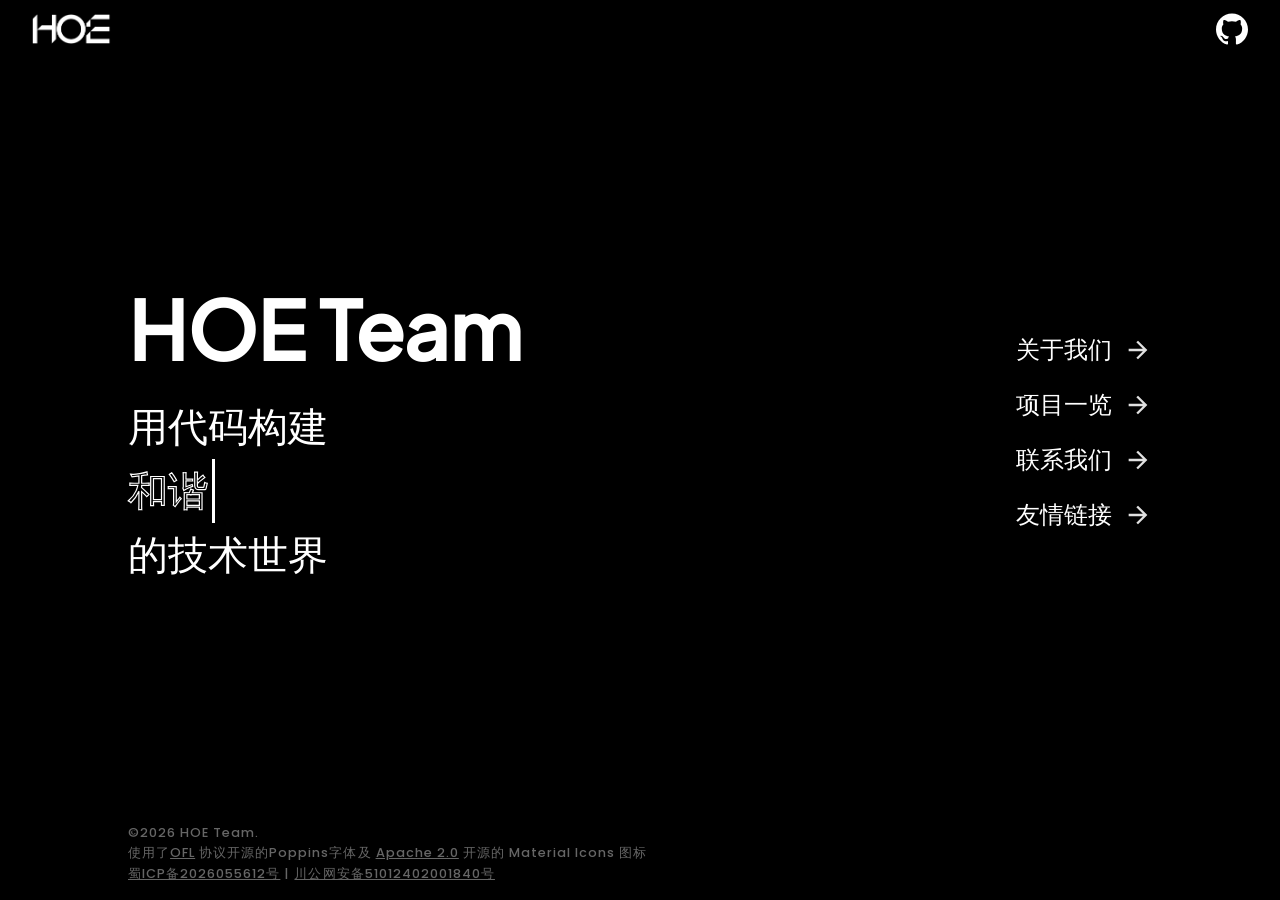
<file: index.html>
<!DOCTYPE html>
<html lang="zh-CN">
<head>
    <meta charset="UTF-8">
    <meta name="viewport" content="width=device-width, initial-scale=1.0">
    <link rel="icon" href="./images/HOE_Team_Logo_2_small.png" type="image/png">
    <title>HOE Team</title>
    <link rel="stylesheet" href="styles.css">
</head>
<body class="index-page">

    <header class="top-app-bar">
        <a href="https://HOE-Team.github.io" class="logo">
            <img src="svg/hoe-team.svg" alt="HOE Team Logo">
        </a>
        <a href="https://github.com/HOE-Team" class="github-icon">
            <img src="svg/github.svg" alt="GitHub" class="white-icon">
        </a>
    </header>

    <main class="content-container">
        <div class="text-column">
            <h1 class="title">HOE Team</h1>
            <div class="description-group">
                <p class="filled-text">用代码构建</p>
                <p class="typewriter-container">
                    <span id="typewriter" class="outline-text"></span>
                </p>
                <p class="filled-text">的技术世界</p>
            </div>
        </div>

        <div class="button-group">
            <div class="action-button">
                <a href="about.html" class="learn-more">
                    关于我们
                    <img src="svg/arrow_forward.svg" class="white-icon arrow" alt="Arrow">
                </a>
            </div>
            
            <div class="action-button">
                <a href="projects.html" class="learn-more">
                    项目一览
                    <img src="svg/arrow_forward.svg" class="white-icon arrow" alt="Arrow">
                </a>
            </div>

            <div class="action-button">
                <a href="contact_us.html" class="learn-more">
                    联系我们
                    <img src="svg/arrow_forward.svg" class="white-icon arrow" alt="Arrow">
                </a>
            </div>

            <div class="action-button">
                <a href="partners.html" class="learn-more">
                    友情链接
                    <img src="svg/arrow_forward.svg" class="white-icon arrow" alt="Arrow">
                </a>
            </div>
        </div>
    </main>

    <footer class="page-footer">
        ©2026 HOE Team. <br>
        使用了<a href="https://github.com/itfoundry/Poppins/blob/master/OFL.txt">OFL</a> 协议开源的Poppins字体及 <a href="https://www.apache.org/licenses/LICENSE-2.0">Apache 2.0</a> 开源的 Material Icons 图标</br>
        <a href="https://beian.miit.gov.cn/" target="_blank">蜀ICP备2026055612号</a> | <a href="http://www.beian.gov.cn/portal/registerSystemInfo?recordcode=51012402001840" target="_blank">川公网安备51012402001840号</a>
    </footer>

    <script>
        // 竖屏矮屏（高度不足）或横屏手机时为首页内容区启用“可滚动”模式，
        // 避免固定 100vh 的布局把页脚（含备案号）挤到视口之外。
        (function () {
            var root = document.documentElement;

            function updateCompactMode() {
                var shortViewport = window.innerHeight < 700 ||
                    (window.innerHeight < 900 && window.innerWidth < 480);
                var landscapePhone = window.innerHeight <= 500;
                var compact = shortViewport || landscapePhone;
                root.classList.toggle('compact-layout', compact);
            }

            updateCompactMode();
            window.addEventListener('resize', updateCompactMode);
            window.addEventListener('orientationchange', updateCompactMode);
        })();
    </script>
    <script src="script.js"></script>
</body>
</html>
</file>
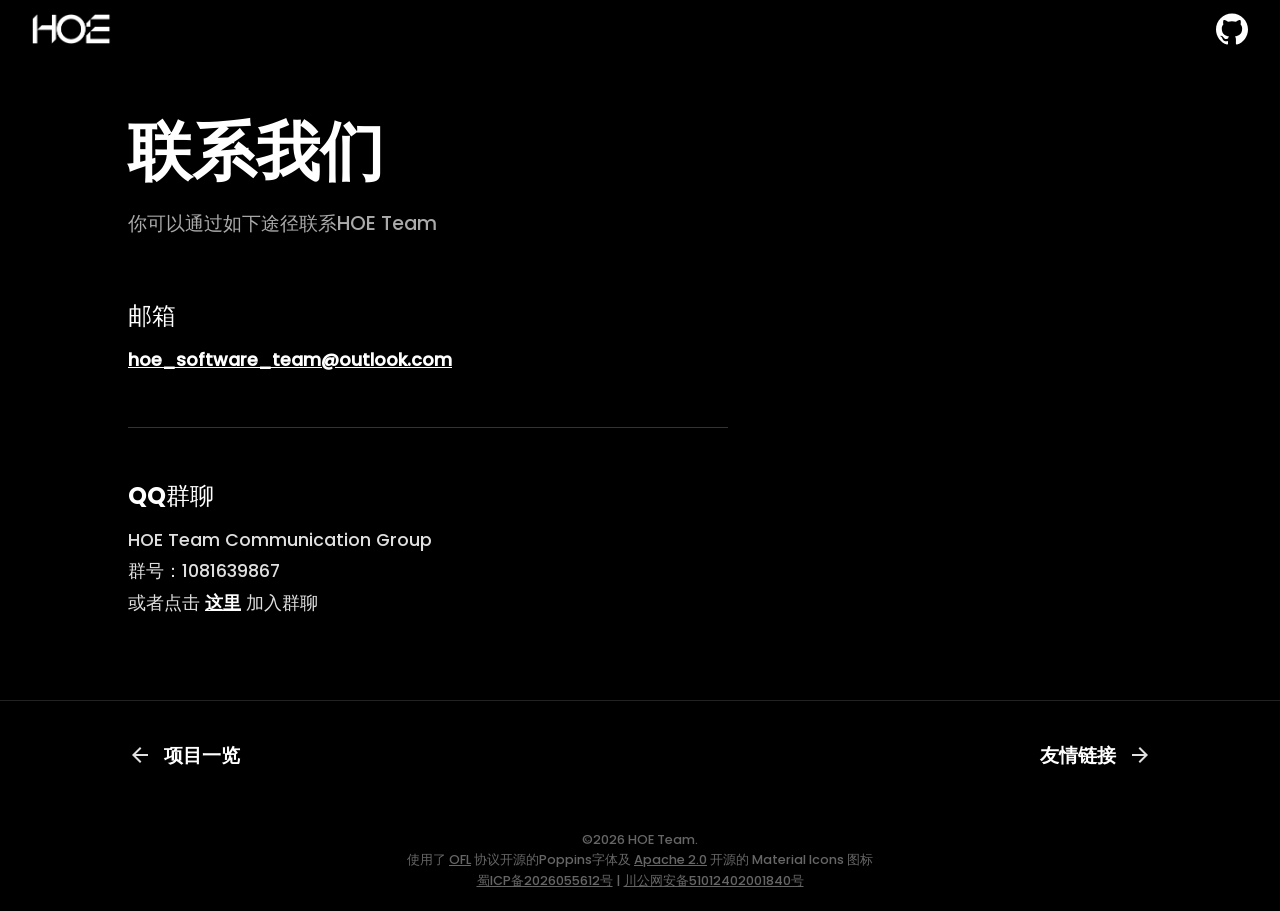
<file: contact_us.html>
<!DOCTYPE html>
<html lang="zh-CN">
<head>
    <meta charset="UTF-8">
    <meta name="viewport" content="width=device-width, initial-scale=1.0">
    <link rel="icon" href="./images/HOE_Team_Logo_2_small.png" type="image/png">
    <title>联系我们 - HOE Team</title>
    <link rel="stylesheet" href="styles.css">
</head>
<body>

    <header class="top-app-bar">
        <a href="index.html" class="logo">
            <img src="svg/hoe-team.svg" alt="HOE Team Logo">
        </a>
        <a href="https://github.com/HOE-Team" class="github-icon">
            <img src="svg/github.svg" alt="GitHub" class="white-icon">
        </a>
    </header>

    <main class="contact-content">
        <div class="header-group">
            <h1 class="page-title">联系我们</h1>
            <p class="page-subtitle">你可以通过如下途径联系HOE Team</p>
        </div>

        <div class="contact-section">
            <p class="contact-label">邮箱</p>
            <p class="contact-text">
                <a href="mailto:hoe_software_team@outlook.com" class="contact-link">
                    hoe_software_team@outlook.com
                </a>
            </p>
        </div>

        <div class="divider"></div>

        <div class="contact-section">
            <p class="contact-label">QQ群聊</p>
            <p class="contact-text">
                HOE Team Communication Group<br>
                群号：1081639867<br>
                或者点击 <a href="https://qun.qq.com/universal-share/share?ac=1&authKey=sBDO2cmv1mLjSn2ueL%2B9kPAS6muWV%2BQ2HMrwRmUm2P7eZbM48tEAFjVW0ORTOcJX&busi_data=eyJncm91cENvZGUiOiIxMDgxNjM5ODY3IiwidG9rZW4iOiJUV2pQUXZtaUU1Qi9hakZoN2ZYNUFtbXlZOWFNOFU2Ylh4VzRXMFNEa08wZHgzckllUTdZTkY0OHN4RklScHNiIiwidWluIjoiODU3NzEzMTUwIn0%3D&data=9RvRoGDaDJUEvc_m4ZIqAkysr3SolCfTfom6sEEkmD9_dN_9wPxnKibwor-c6E5hFDqrDx2twMlYe0oQx8igRA&svctype=4&tempid=h5_group_info" class="contact-link">这里</a> 加入群聊
            </p>
        </div>
    </main>

    <footer class="footer-nav">
        <a href="projects.html" class="nav-link back">
            <img src="svg/arrow_back.svg" class="white-icon" alt="Back">
            <span>项目一览</span>
        </a>
        <a href="partners.html" class="nav-link forward">
            <span>友情链接</span>
            <img src="svg/arrow_forward.svg" class="white-icon" alt="Forward">
        </a>
    </footer>

    <footer class="copyright">
        ©2026 HOE Team. <br>
        使用了 <a href="https://github.com/itfoundry/Poppins/blob/master/OFL.txt">OFL</a> 协议开源的Poppins字体及 <a href="https://www.apache.org/licenses/LICENSE-2.0">Apache 2.0</a> 开源的 Material Icons 图标</br>
        <a href="https://beian.miit.gov.cn/" target="_blank">蜀ICP备2026055612号</a> | <a href="http://www.beian.gov.cn/portal/registerSystemInfo?recordcode=51012402001840" target="_blank">川公网安备51012402001840号</a>
    </footer>

</body>
</html>
</file>
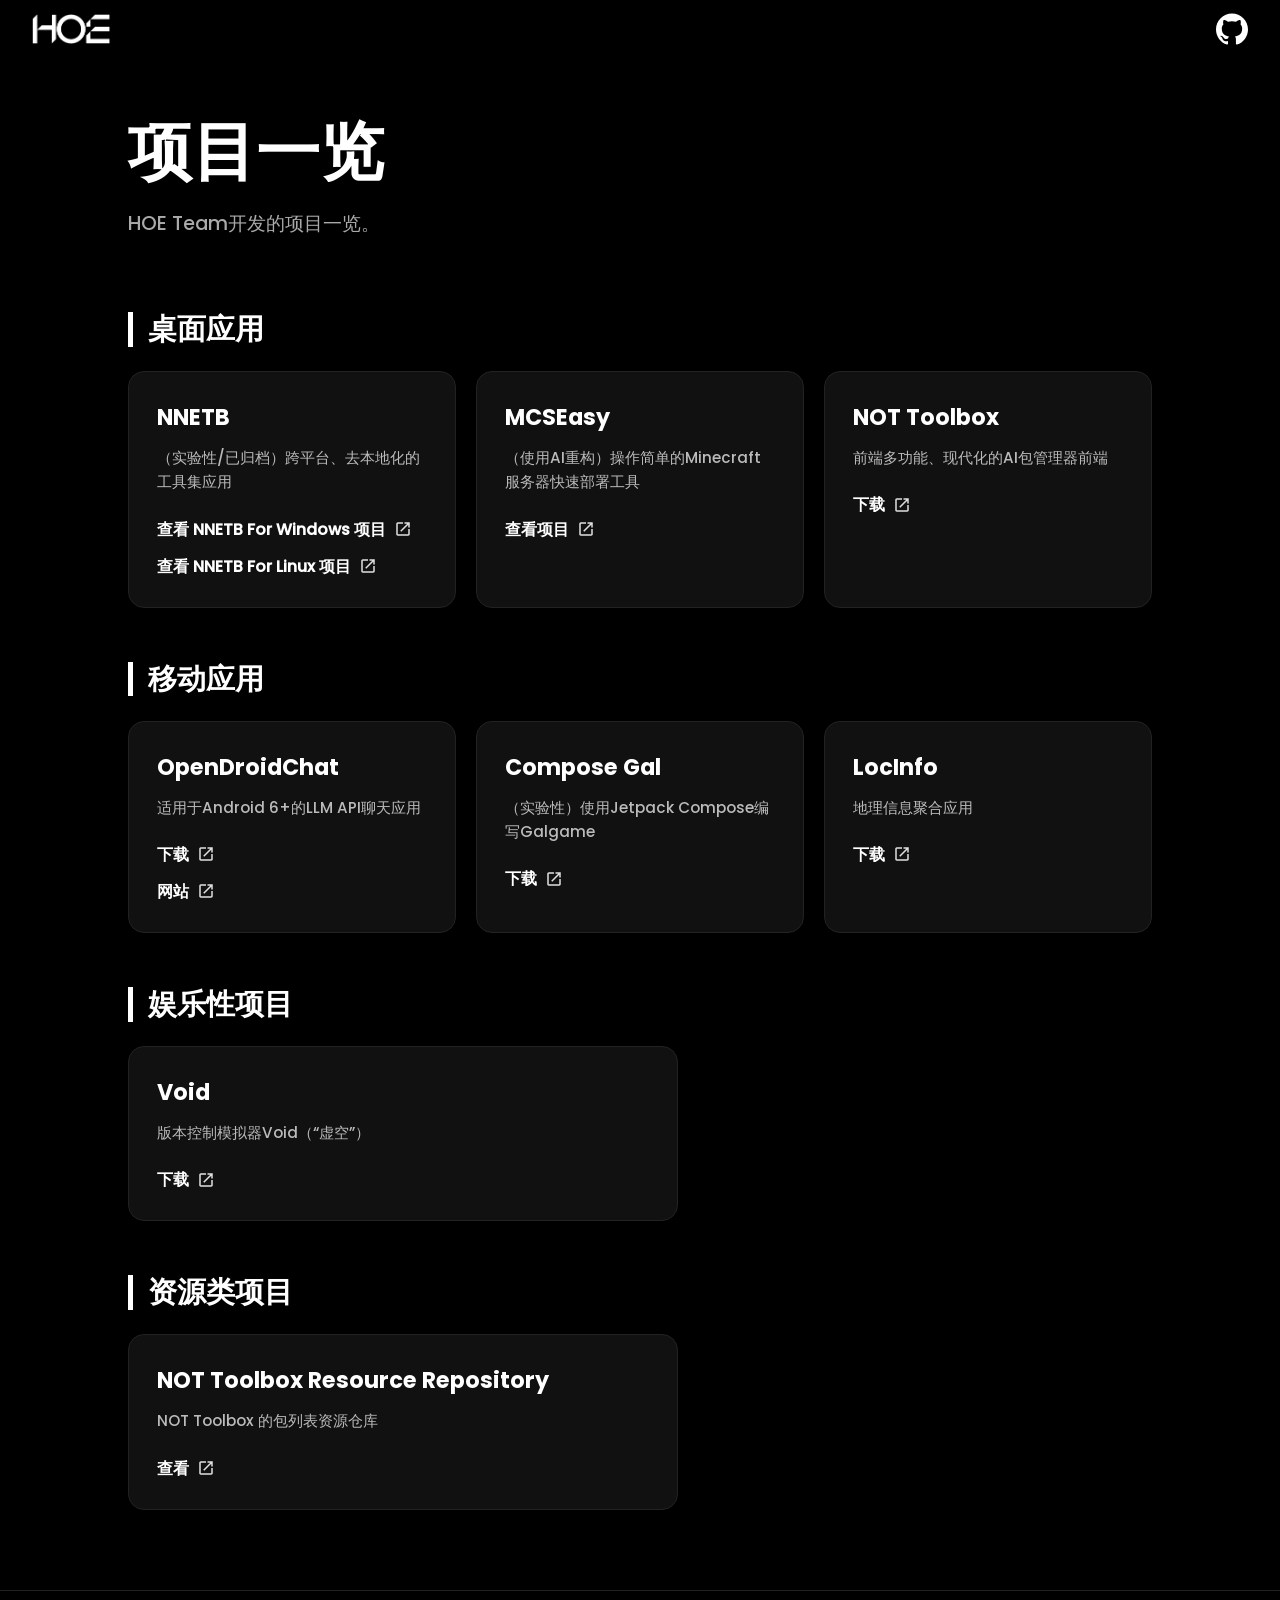
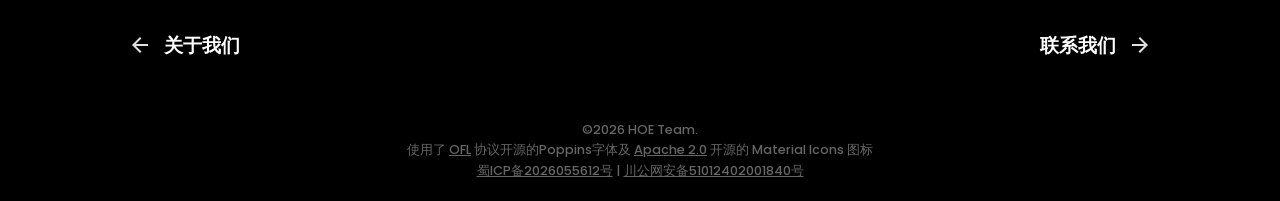
<file: projects.html>
<!DOCTYPE html>
<html lang="zh-CN">
<head>
    <meta charset="UTF-8">
    <meta name="viewport" content="width=device-width, initial-scale=1.0">
    <link rel="icon" href="./images/HOE_Team_Logo_2_small.png" type="image/png">
    <title>项目一览 - HOE Team</title>
    <link rel="stylesheet" href="styles.css">
</head>
<body>

    <header class="top-app-bar">
        <a href="index.html" class="logo">
            <img src="svg/hoe-team.svg" alt="HOE Team Logo">
        </a>
        <a href="https://github.com/HOE-Team" class="github-icon">
            <img src="svg/github.svg" alt="GitHub" class="white-icon">
        </a>
    </header>

    <main class="projects-content">
        <div class="header-group">
            <h1 class="page-title">项目一览</h1>
            <p class="page-subtitle">HOE Team开发的项目一览。</p>
        </div>

        <section>
            <h2 class="section-title">桌面应用</h2>
            <div class="project-grid">
                <div class="project-card">
                    <p class="project-name">NNETB</p>
                    <p class="project-desc">（实验性/已归档）跨平台、去本地化的工具集应用</p>
                    <div class="program-group">
                        <a href="https://github.com/HOE-Team/NNETB" class="download-link">
                            查看 NNETB For Windows 项目 <img src="./svg/oin.svg" class="oin-icon" alt="Open">
                        </a>
                        <a href="https://github.com/HOE-Team/NNETB-For-Linux" class="download-link">
                            查看 NNETB For Linux 项目 <img src="./svg/oin.svg" class="oin-icon" alt="Open">
                        </a>
                    </div>
                </div>
                <div class="project-card">
                    <p class="project-name">MCSEasy</p>
                    <p class="project-desc">（使用AI重构）操作简单的Minecraft服务器快速部署工具</p>
                    <div class="program-group">
                        <a href="https://github.com/HOE-Team/MCSEasy" class="download-link">
                            查看项目 <img src="./svg/oin.svg" class="oin-icon" alt="Open">
                        </a>
                    </div>
                </div>
                <div class="project-card">
                    <p class="project-name">NOT Toolbox</p>
                    <p class="project-desc">前端多功能、现代化的AI包管理器前端</p>
                    <div class="program-group">
                        <a href="https://github.com/HOE-Team/NOT-Toolbox/releases/latest" class="download-link">
                            下载 <img src="./svg/oin.svg" class="oin-icon" alt="Open">
                        </a>
                    </div>
                </div>
            </div>
        </section>

        <section>
            <h2 class="section-title">移动应用</h2>
            <div class="project-grid">
                <div class="project-card">
                    <p class="project-name">OpenDroidChat</p>
                    <p class="project-desc">适用于Android 6+的LLM API聊天应用</p>
                    <div class="program-group">
                        <a href="https://github.com/HOE-Team/OpenDroidChat/releases/latest" class="download-link">
                            下载 <img src="./svg/oin.svg" class="oin-icon" alt="Open">
                        </a>
                        <a href="https://HOE-Team.github.io/OpenDroidChat/" class="download-link">
                            网站 <img src="./svg/oin.svg" class="oin-icon" alt="Open">
                        </a>
                    </div>
                </div>
                <div class="project-card">
                    <p class="project-name">Compose Gal</p>
                    <p class="project-desc">（实验性）使用Jetpack Compose编写Galgame</p>
                    <div class="program-group">
                        <a href="https://github.com/HOE-Team/ComposeGal/releases/latest" class="download-link">
                            下载 <img src="./svg/oin.svg" class="oin-icon" alt="Open">
                        </a>
                    </div>
                </div>
                <div class="project-card">
                    <p class="project-name">LocInfo</p>
                    <p class="project-desc">地理信息聚合应用</p>
                    <div class="program-group">
                        <a href="https://github.com/HOE-Team/LocInfo/releases/latest" class="download-link">
                            下载 <img src="./svg/oin.svg" class="oin-icon" alt="Open">
                        </a>
                    </div>
                </div>
            </div>
        </section>

        <section>
            <h2 class="section-title">娱乐性项目</h2>
            <div class="project-grid">
                <div class="project-card">
                    <p class="project-name">Void</p>
                    <p class="project-desc">版本控制模拟器Void（“虚空”）</p>
                    <div class="program-group">
                        <a href="https://github.com/HOE-Team/Void/releases/latest" class="download-link">
                            下载 <img src="./svg/oin.svg" class="oin-icon" alt="Open">
                        </a>
                    </div>
                </div>
            </div>
        </section>

        <section>
            <h2 class="section-title">资源类项目</h2>
            <div class="project-grid">
                <div class="project-card">
                    <p class="project-name">NOT Toolbox Resource Repository</p>
                    <p class="project-desc">NOT Toolbox 的包列表资源仓库</p>
                    <div class="program-group">
                        <a href="https://github.com/HOE-Team/not-toolbox-resource" class="download-link">
                            查看 <img src="./svg/oin.svg" class="oin-icon" alt="Open">
                        </a>
                    </div>
                </div>
            </div>
        </section>
    </main>

    <footer class="footer-nav">
        <a href="about.html" class="nav-link back">
            <img src="svg/arrow_back.svg" class="white-icon" alt="Back">
            <span>关于我们</span>
        </a>
        <a href="contact_us.html" class="nav-link forward">
            <span>联系我们</span>
            <img src="svg/arrow_forward.svg" class="white-icon" alt="Forward">
        </a>
    </footer>

    <footer class="copyright">
        ©2026 HOE Team. <br>
        使用了 <a href="https://github.com/itfoundry/Poppins/blob/master/OFL.txt">OFL</a> 协议开源的Poppins字体及 <a href="https://www.apache.org/licenses/LICENSE-2.0">Apache 2.0</a> 开源的 Material Icons 图标</br>
        <a href="https://beian.miit.gov.cn/" target="_blank">蜀ICP备2026055612号</a> | <a href="http://www.beian.gov.cn/portal/registerSystemInfo?recordcode=51012402001840" target="_blank">川公网安备51012402001840号</a>
    </footer>

</body>
</html>
</file>
<file: styles.css>
@font-face {
    font-family: 'Poppins-Bold';
    src: url('fonts/Poppins-Bold.ttf') format('truetype');
    font-weight: bold;
}

@font-face {
    font-family: 'Poppins-Medium';
    src: url('fonts/Poppins-Medium.ttf') format('truetype');
    font-weight: 500;
}

@font-face {
    font-family: 'PJS';
    src: url('./fonts/pjs.ttf') format('truetype');
}

* {
    margin: 0;
    padding: 0;
    box-sizing: border-box;
}

html, body {
    height: 100%;
}

body {
    background-color: #000000;
    color: #FFFFFF;
    font-family: 'Poppins-Medium', sans-serif;
    min-height: 100vh;
    display: flex;
    flex-direction: column;
    overflow-x: hidden;
}

.index-page {
    height: 100vh;
    overflow: hidden;
    display: flex;
    flex-direction: column;
    padding-bottom: env(safe-area-inset-bottom);
}

.top-app-bar {
    min-height: 64px;
    height: 64px;
    padding: 0 32px;
    display: flex;
    justify-content: space-between;
    align-items: center;
    box-sizing: border-box;
}

.logo img {
    height: 30px;
    cursor: pointer;
}

.github-icon img {
    width: 32px;
    height: 32px;
    transition: opacity 0.3s;
}

.github-icon img:hover {
    opacity: 0.8;
}

.white-icon {
    filter: invert(1);
}

.about-content {
    padding: 40px 10% 20px 10%;
    display: flex;
    flex-direction: column;
    gap: 40px;
    flex: 1;
}

.page-title {
    font-family: 'Poppins-Bold', sans-serif;
    font-size: clamp(2.5rem, 6vw, 4rem);
}

.section-title {
    font-family: 'Poppins-Bold', sans-serif;
    font-size: 1.8rem;
    margin-bottom: 20px;
    display: flex;
    align-items: center;
}

.section-title::before {
    content: "";
    width: 5px;
    height: 1.2em;
    background-color: #FFFFFF;
    margin-right: 15px;
}

.section-content {
    font-size: 1.1rem;
    line-height: 1.8;
    color: #E0E0E0;
    max-width: 900px;
}

.text-link {
    color: #FFFFFF;
    font-weight: bold;
    text-decoration: underline;
}

.member-list {
    display: block;
}

.member-card {
    display: flex;
    align-items: center;
    gap: 20px;
    background: #111111;
    padding: 24px;
    border-radius: 16px;
    width: 100%;
    max-width: 100%;
    min-width: 100%;
    box-sizing: border-box;
    overflow: hidden;
    border: 1px solid #222;
    margin-bottom: 20px;
}

.avatar {
    width: 72px;
    height: 72px;
    border-radius: 50%;
    object-fit: cover;
    background: #222;
    border: 2px solid #333;
    flex-shrink: 0;
}

.member-info {
    flex: 1;
    min-width: 0;
}

.member-name {
    font-family: 'Poppins-Bold', sans-serif;
    font-size: 1.25rem;
    margin-bottom: 4px;
    inline-size: 100%;
    overflow-wrap: break-word;
    word-break: break-all;
}

.member-info .member-role {
    font-size: 0.9rem;
    color: #AAAAAA;
    line-height: 1.4;
}

.footer-nav {
    margin-top: 60px;
    padding: 40px 10%;
    display: flex;
    justify-content: space-between;
    align-items: center;
    border-top: 1px solid #222;
    width: 100%;
}

.page-footer {
    position: relative;
    z-index: 1;
    color: #666666;
    font-size: 0.8rem;
    font-family: 'Poppins-Medium', sans-serif;
    letter-spacing: 0.08em;
    pointer-events: auto;
    padding: 10px 10% 16px;
    text-align: left;
    width: 100%;
    box-sizing: border-box;
    line-height: 1.6;
}

.page-footer a { color: #666666; text-decoration: underline; }

.nav-link {
    display: flex;
    align-items: center;
    gap: 12px;
    text-decoration: none;
    color: #FFFFFF;
    font-weight: bold;
    font-size: 1.2rem;
    transition: transform 0.2s ease, opacity 0.2s;
}

.nav-link:hover { opacity: 0.7; }
.nav-link.back:hover { transform: translateX(-8px); }
.nav-link.forward:hover { transform: translateX(8px); }

.copyright {
    padding: 20px 0;
    text-align: center;
    font-size: 0.8rem;
    color: #666666;
    font-family: 'Poppins-Medium', sans-serif;
    line-height: 1.6;
}

.copyright a { color: #666666; text-decoration: underline; }

.content-container {
    flex: 1 1 auto;
    min-height: 0;
    display: flex;
    justify-content: space-between;
    align-items: center;
    padding: 0 10% 12px;
}

.text-column {
    display: flex;
    flex-direction: column;
    align-items: flex-start;
}

.title {
    font-family: 'PJS', sans-serif;
    font-size: 5rem;
    margin-bottom: 16px;
}

.description-group {
    font-family: 'Poppins-Medium', sans-serif;
    font-size: 2.5rem;
    line-height: 1.6;
}

.outline-text {
    color: transparent;
    -webkit-text-stroke: 1.2px #FFFFFF;
    display: inline-block;
    min-height: 1.2em;
    border-right: 3px solid #FFFFFF;
    padding-right: 4px;
    animation: cursor-blink 0.8s infinite;
}

@keyframes cursor-blink {
    50% { border-color: transparent; }
}

.button-group {
    display: flex;
    flex-direction: column;
    gap: 20px;
}

.learn-more {
    text-decoration: none;
    color: #FFFFFF;
    font-family: 'Poppins-Medium', sans-serif;
    font-size: 1.5rem;
    display: flex;
    align-items: center;
    gap: 12px;
    transition: transform 0.3s ease;
}

.learn-more:hover {
    transform: translateX(8px);
}

.arrow {
    width: 28px;
    height: 28px;
}

.projects-content {
    padding: 40px 10% 20px 10%;
    display: flex;
    flex-direction: column;
    gap: 50px;
    flex: 1;
}

.header-group { margin-bottom: 20px; }
.page-subtitle { font-size: 1.2rem; color: #AAAAAA; margin-top: 10px; }

.project-grid {
    display: flex;
    flex-wrap: wrap;
    gap: 20px;
}

.project-card {
    background: #111111;
    padding: 28px;
    border-radius: 16px;
    min-width: 300px;
    flex: 1;
    max-width: 550px;
    display: flex;
    flex-direction: column;
    gap: 12px;
    border: 1px solid #222;
}

.project-name {
    font-family: 'Poppins-Bold', sans-serif;
    font-size: 1.4rem;
}

.project-desc {
    font-size: 0.95rem;
    color: #BBBBBB;
    line-height: 1.6;
    margin-bottom: 10px;
}

.link-group {
    display: flex;
    flex-direction: column;
    gap: 12px;
    margin-left: auto;
    align-items: flex-end;
}

.program-group {
    display: flex;
    flex-direction: column;
    gap: 12px;
}

.download-link {
    text-decoration: none;
    color: #FFFFFF;
    font-weight: bold;
    display: flex;
    align-items: center;
    gap: 8px;
    transition: opacity 0.2s;
    font-size: 1rem;
}

.download-link:hover { opacity: 0.7; }

.oin-icon {
    width: 18px;
    height: 18px;
    filter: invert(1);
}

.bili-icon {
    width: 18px;
    height: 18px;
}

.contact-content {
    padding: 40px 10% 20px 10%;
    display: flex;
    flex-direction: column;
    gap: 40px;
    flex: 1;
}

.contact-section {
    display: flex;
    flex-direction: column;
    gap: 12px;
}

.contact-label {
    font-family: 'Poppins-Bold', sans-serif;
    font-size: 1.5rem;
    color: #FFFFFF;
}

.contact-text {
    font-size: 1.1rem;
    line-height: 1.8;
    color: #E0E0E0;
}

.contact-link {
    color: #FFFFFF;
    text-decoration: underline;
    font-weight: bold;
    transition: opacity 0.2s;
}

.contact-link:hover { opacity: 0.7; }

.divider {
    height: 1px;
    background-color: #333333;
    width: 100%;
    max-width: 600px;
    margin: 10px 0;
}

.error-page {
    flex: 1;
    display: flex;
    align-items: center;
    justify-content: center;
    padding: 40px 10%;
}

.error-content {
    display: flex;
    flex-direction: column;
    align-items: center;
    text-align: center;
    gap: 20px;
    max-width: 600px;
}

.error-code {
    font-family: 'Poppins-Medium', sans-serif;
    font-size: clamp(4rem, 12vw, 8rem);
    line-height: 1;
    position: relative;
    color: #FFFFFF;
    text-shadow: 0 0 8px rgba(255, 255, 255, 0.18);
    animation: fluorescent-flicker 2.8s infinite;
    font-weight: 400;
}

.error-code::before,
.error-code::after {
    content: '404';
    position: absolute;
    top: 0;
    left: 0;
    width: 100%;
    overflow: hidden;
    pointer-events: none;
}

.error-code::before {
    color: #000000;
    opacity: 0;
    animation: fluorescent-pulse 2.8s infinite;
}

.error-code::after {
    color: #FFFFFF;
    opacity: 1;
    animation: fluorescent-breath 2.8s infinite;
}

.error-message {
    font-size: 1.1rem;
    color: #AAAAAA;
    line-height: 1.8;
}

.error-home-btn {
    display: inline-flex;
    align-items: center;
    justify-content: center;
    padding: 12px 24px;
    border: 1px solid #FFFFFF;
    border-radius: 0;
    color: #FFFFFF;
    text-decoration: none;
    transition: transform 0.2s ease, background-color 0.2s ease;
}

.error-home-btn:hover {
    transform: translateY(-2px);
    background-color: rgba(255, 255, 255, 0.08);
}

@keyframes fluorescent-flicker {
    0%, 100% { opacity: 1; filter: brightness(1); }
    8% { opacity: 0.96; filter: brightness(0.9); }
    12% { opacity: 0.75; filter: brightness(0.5); }
    16% { opacity: 0.98; filter: brightness(1.05); }
    24% { opacity: 0.82; filter: brightness(0.7); }
    34% { opacity: 1; filter: brightness(1); }
    48% { opacity: 0.68; filter: brightness(0.45); }
    60% { opacity: 0.95; filter: brightness(0.95); }
    72% { opacity: 0.78; filter: brightness(0.55); }
    84% { opacity: 1; filter: brightness(1.02); }
}

@keyframes fluorescent-pulse {
    0%, 100% { opacity: 0; }
    10% { opacity: 0.18; }
    18% { opacity: 0; }
    32% { opacity: 0.1; }
    48% { opacity: 0; }
    66% { opacity: 0.16; }
    78% { opacity: 0; }
    90% { opacity: 0.12; }
}

@keyframes fluorescent-breath {
    0%, 100% { opacity: 1; filter: brightness(1); }
    10% { opacity: 0.9; filter: brightness(0.8); }
    18% { opacity: 0.7; filter: brightness(0.45); }
    24% { opacity: 1; filter: brightness(1.05); }
    40% { opacity: 0.84; filter: brightness(0.7); }
    56% { opacity: 0.62; filter: brightness(0.35); }
    72% { opacity: 0.92; filter: brightness(0.9); }
    84% { opacity: 0.76; filter: brightness(0.55); }
}

@media (max-width: 900px) {
    .content-container {
        flex-direction: column;
        justify-content: flex-start;
        padding-top: 4vh;
        padding-bottom: 12px;
        align-items: flex-start;
        gap: 26px;
    }
    .title { font-size: 3.5rem; }
    .description-group { font-size: 1.8rem; }
    .button-group { gap: 15px; }
    .learn-more { font-size: 1.2rem; }
    .page-footer {
        padding-left: 6%;
        padding-right: 6%;
        padding-bottom: 10px;
    }
}

@media (max-width: 768px) {
    .about-content { padding-left: 6%; padding-right: 6%; }
    .member-card { min-width: 100%; }
    .footer-nav {
        flex-direction: column;
        align-items: flex-start;
        gap: 24px;
        padding-left: 6%;
    }

    .projects-content { padding-left: 6%; padding-right: 6%; }
    .project-card { min-width: 100%; }

    .contact-content { padding-left: 6%; padding-right: 6%; }
    .footer-nav { padding-left: 6%; }
}

/* ===== 首页矮屏适配：竖屏手机 / 横屏手机下保证页脚与备案号可见 ===== */
@media (max-height: 820px) {
    .index-page {
        height: auto;
        min-height: 100vh;
        min-height: 100dvh;
        overflow-x: hidden;
        overflow-y: auto;
    }
}

@media (max-height: 820px) and (max-width: 900px) {
    .index-page .top-app-bar {
        min-height: 52px;
        height: 52px;
        padding: 0 6%;
    }

    .index-page .content-container {
        flex: 0 0 auto;
        padding-top: 2vh;
        padding-bottom: 10px;
        gap: 15px;
    }

    .index-page .title {
        font-size: 2.6rem;
        margin-bottom: 8px;
    }

    .index-page .description-group {
        font-size: 1.45rem;
        line-height: 1.4;
    }

    .index-page .button-group {
        gap: 10px;
    }

    .index-page .learn-more {
        font-size: 1.05rem;
    }

    .index-page .arrow {
        width: 20px;
        height: 20px;
    }

    .index-page .page-footer {
        font-size: 0.72rem;
        line-height: 1.5;
        padding: 6px 6% 8px;
    }
}

@media (max-width: 900px) and (max-height: 430px) {
    .index-page .content-container { gap: 10px; }
    .index-page .title { font-size: 2.1rem; }
    .index-page .description-group { font-size: 1.2rem; }
    .index-page .page-footer { font-size: 0.66rem; }
}

/* ===== 首页矮屏适配：竖屏手机 / 横屏手机下保证页脚与备案号可见，且与上方内容留出间距 ===== */
@media (max-height: 820px) {
    .index-page {
        height: auto;
        min-height: 100vh;
        min-height: 100dvh;
        overflow-x: hidden;
        overflow-y: auto;
    }
}

@media (max-height: 820px) and (max-width: 900px) {
    .index-page .top-app-bar {
        min-height: 52px;
        height: 52px;
        padding: 0 6%;
    }

    .index-page .content-container {
        flex: 0 0 auto;
        padding-top: 2vh;
        padding-bottom: 0;
        gap: 15px;
    }

    /* 内容区收缩后页脚会紧贴按钮，这里保证垂直方向的呼吸间距 */
    .index-page .page-footer {
        margin-top: auto;
        padding-top: clamp(32px, 8vh, 64px);
        padding-bottom: calc(14px + env(safe-area-inset-bottom));
        font-size: 0.72rem;
        line-height: 1.5;
    }

    .index-page .title {
        font-size: 2.6rem;
        margin-bottom: 8px;
    }

    .index-page .description-group {
        font-size: 1.45rem;
        line-height: 1.4;
    }

    .index-page .button-group {
        gap: 10px;
    }

    .index-page .learn-more {
        font-size: 1.05rem;
    }

    .index-page .arrow {
        width: 20px;
        height: 20px;
    }
}

@media (max-width: 900px) and (max-height: 430px) {
    .index-page .content-container { gap: 10px; }
    .index-page .title { font-size: 2.1rem; }
    .index-page .description-group { font-size: 1.2rem; }
    .index-page .page-footer { font-size: 0.66rem; }
}
</file>
